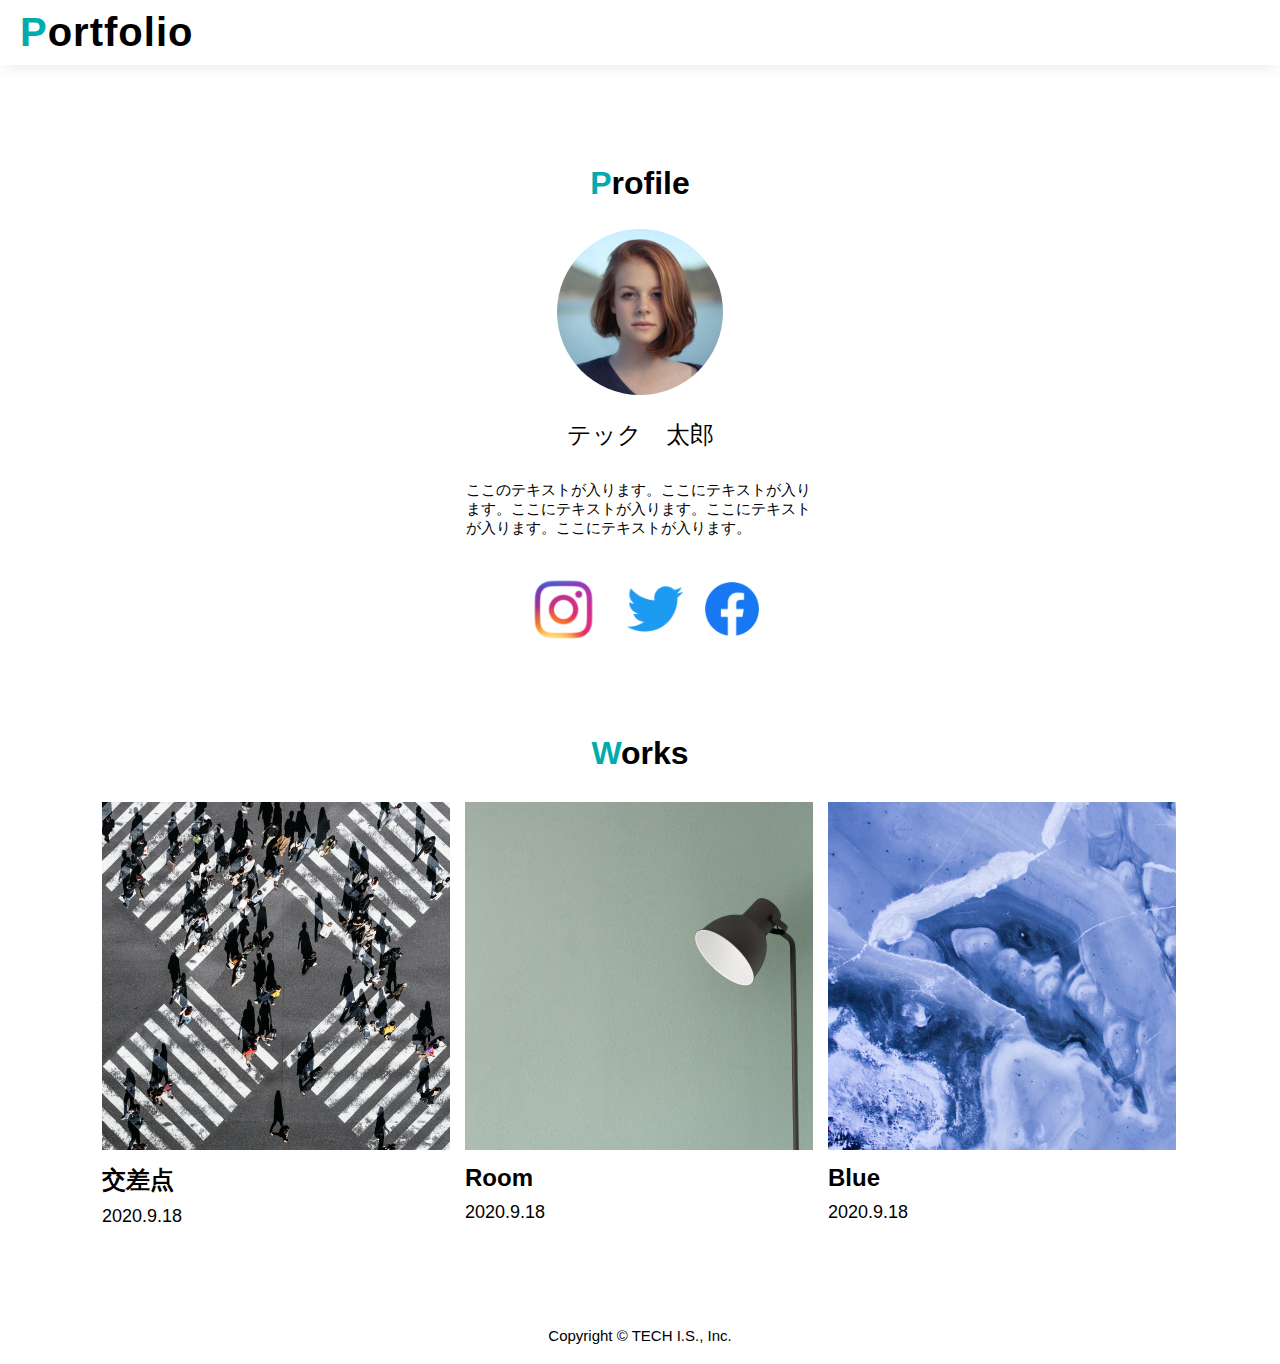
<file: lv_1_HP/index.html>
<!DOCTYPE html>
<html lang="ja">
<head>
    <meta charset="UTF-8" />
    <!-- レスポンシブ設定 -->
    <meta name="viewport" content="width=device-width, initial-scale=1.0" />
    <!-- このサイトは何か 説明する場所 -->
    <meta name="description" content="テック太郎の自己紹介">
    <!-- タイトルの設定 emmet -->
    <title>PORTFOLIO</title>
    <!-- スタイルシート -->
    <link href="style.css" rel="stylesheet" />
</head>
<body>
    <!--
     / headerタグの作成
     ・ロゴの設定をします
     ・h1タグとaタグとimgタグを使っていきます
    -->
    <header>
        
        <!--
         クラス名は分かりやすく、この箱はどういう箱なのか明確にする
         h1 class="ポーちゃん"と名付けてもどんな箱なのか分からないので、NGです。
        -->
        <h1 class="block-header">
            <a href="./index.html"><span class="color-green">P</span>ortfolio</a>
        </h1>
    </header>

    <!--
     / mainタグの作成
     ・profile用とwork用の箱を作成する
     ・divタグを使っていきます
    -->
    <div class="block-main">
        <!--
         / profile箱
         ・クラス名はわかりやすいように！※pu-chanとか付けないように！
        -->
        <div class="box-profile">
            <h2 class="sub-titile"><span class="color-green">P</span>rofile</h2>
            <div class="item-list">
                <img src="./img/profile.png" alt="プロフィール画像">
                <b>テック　太郎</b>
                <p>ここのテキストが入ります。ここにテキストが入ります。ここにテキストが入ります。ここにテキストが入ります。ここにテキストが入ります。</p>
            </div>
            <ul class="icon-list">
                <li>
                    <a href="#">
                        <img src="./img/insta.png" alt="インスタグラムアイコン">
                    </a>
                </li>
                <li>
                    <a href="#">
                        <img src="./img/twitter.png" alt="ツイッターアイコン">
                    </a>
                </li>
                <li>
                    <a href="#">
                        <img src="./img/facebook.png" alt="フェイスブックアイコン">
                    </a>
                </li>
            </ul>
        </div>

        <!--
         / work箱
         ・クラス名はわかりやすいように！※wa-chanとか付けないように！
        -->
        <div class="box-works">
            <h2 class="sub-titile"><span class="color-green">W</span>orks</h2>
            <ul class="works-list">
                <li>
                    <img src="./img/work_1.jpg" alt="">
                    <h3>交差点</h3>
                    <span>2020.9.18</span>
                </li>
                <li>
                    <img src="./img/work_2.jpg" alt="">
                    <h3>Room</h3>
                    <span>2020.9.18</span>
                </li>
                <li>
                    <img src="./img/work_3.jpg" alt="">
                    <h3>Blue</h3>
                    <span>2020.9.18</span>
                </li>
            </ul>
        </div>

    </div>
    <!--
     / footerタグの作成
     ・copyrightの設定
     ・pタグを使います
    -->
    <footer class="block-footer">
        <p>Copyright © TECH I.S., Inc.</p>
    </footer>
</body>
</html>
</file>
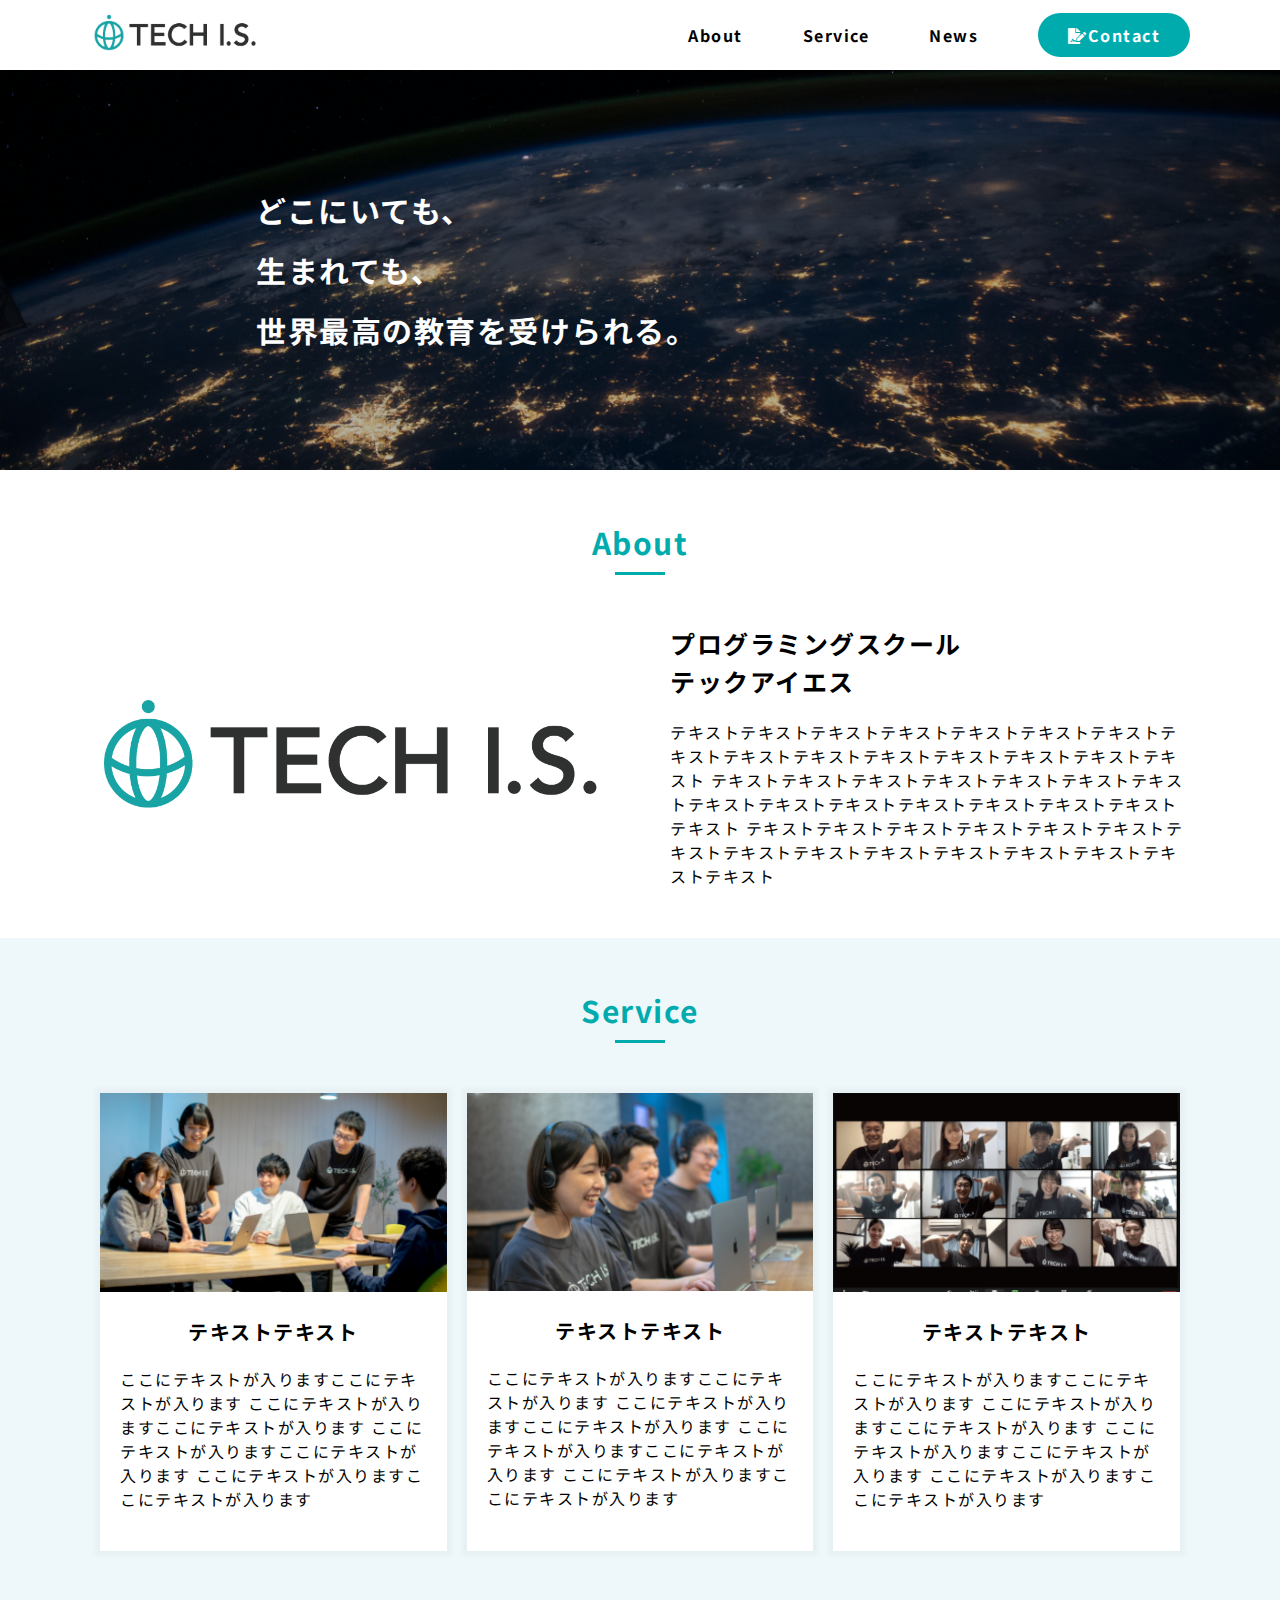
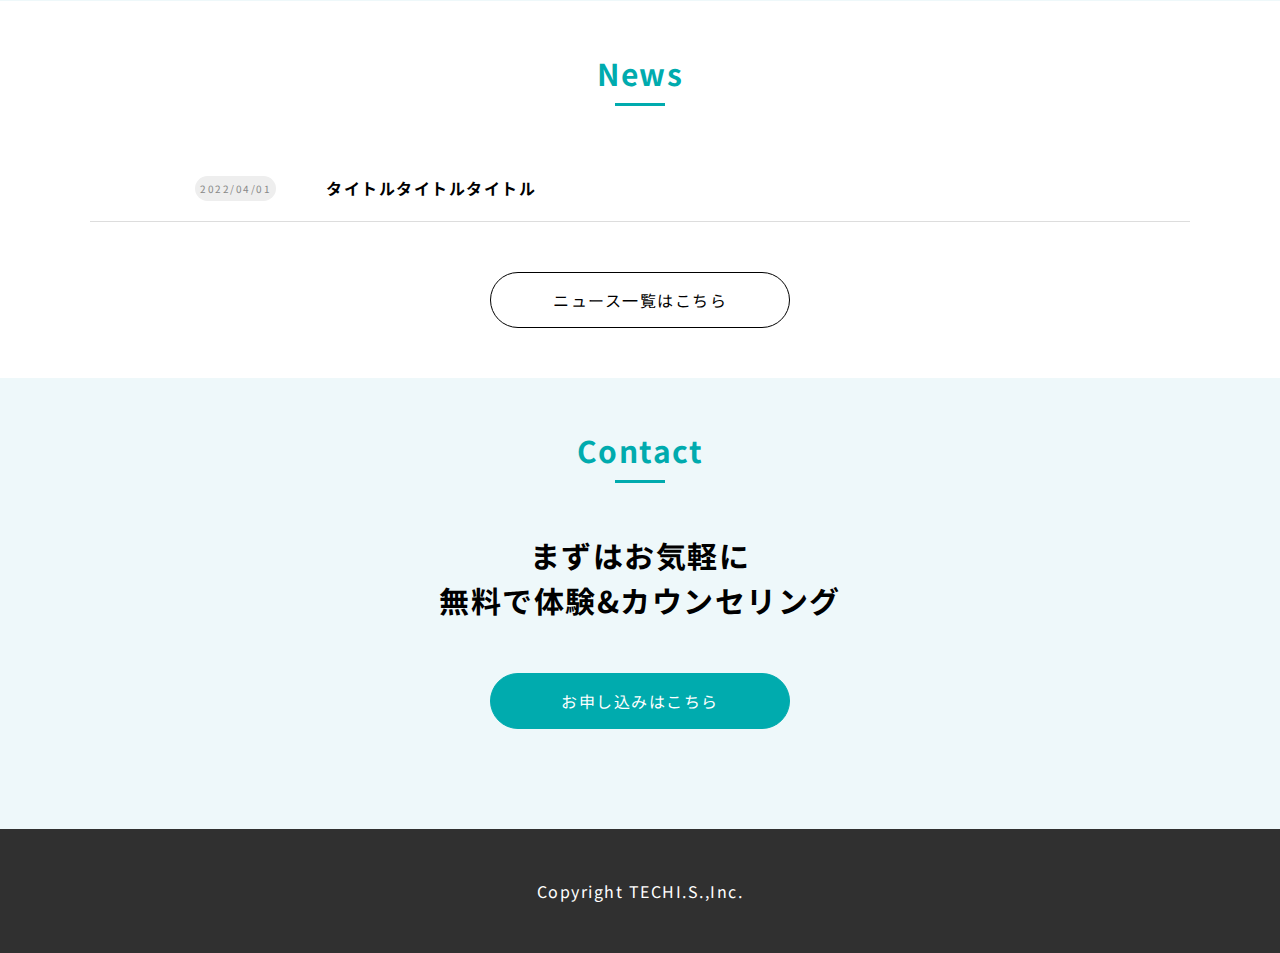
<file: lv_3_HP/index.html>
<!DOCTYPE html>
<html lang="ja">
<head>
    <meta charset="UTF-8">
    <meta http-equiv="X-UA-Compatible" content="IE=edge">
    <meta name="viewport" content="width=device-width, initial-scale=1.0">
    <link rel="stylesheet" href="reset.css">
    <link rel="stylesheet" href="style.css">
    <link rel="stylesheet" href="https://use.fontawesome.com/releases/v5.15.1/css/all.css">
    <title>プログラミングスクール テックアイエス</title>
</head>
<body>
    <header class="header">
        <h1 class="logo">
            <a href="#">
                <img src="img/logo.png" alt="ロゴ画像">
            </a>
        </h1>
        <ul class="menu-pc">
            <li><a href="#">About</a></li>
            <li><a href="#">Service</a></li>
            <li><a href="#">News</a></li>
            <!-- リンク先追加 -->
            <li><a href="contact.html"><i class="fas fa-file-signature"></i>Contact</a></li>
        </ul>
        
        <!-- 追加 -->
        <div id="btn" class="hamburger__btn">
            <i class="fas fa-bars"></i>
        </div>
        <ul id="menu" class="menu-sp"><!-- add-menu-sp 追加 -->
            <li><a href="#">About</a></li>
            <li><a href="#">Service</a></li>
            <li><a href="#">News</a></li>
            <li><a href="contact.html"><i class="fas fa-file-signature"></i>Contact</a></li>
        </ul>
        <div id="modal" class="modal-sp"></div><!-- add-modal-sp 追加 -->
        <!-- 追加 -->
    </header>
<main>
    <section class="front-fv">
       <img src="img/top1.png" alt="ファーストビュー">
       <h2>
           どこにいても、<br>生まれても、<br>世界最高の教育を受けられる。
       </h2>
   </section>
   
   <section class="front-about">
        <h2 class="front-common__title">About</h2>
        <ul class="front-about__list">
            <li class="front-about__item">
                <img src="img/logo.png" alt="ロゴ画像">
            </li>
            <li class="front-about__item">
                <h3>プログラミングスクール<br>テックアイエス</h3>
                <p>テキストテキストテキストテキストテキストテキストテキストテキストテキストテキストテキストテキストテキストテキストテキスト テキストテキストテキストテキストテキストテキストテキストテキストテキストテキストテキストテキストテキストテキストテキスト テキストテキストテキストテキストテキストテキストテキストテキストテキストテキストテキストテキストテキストテキストテキスト</p>
            </li>
        </ul>
    </section>

    <section class="front-service">
        <div class="front-service__inner">
            <h2 class="front-common__title">Service</h2>
            <ul class="front-service__list">
                <li class="front-service__item">
                    <img src="img/service1.png" alt="サービス1">
                    <h3>テキストテキスト</h3>
                    <p>ここにテキストが入りますここにテキストが入ります ここにテキストが入りますここにテキストが入ります ここにテキストが入りますここにテキストが入ります ここにテキストが入りますここにテキストが入ります</p>
                </li>
                <li class="front-service__item">
                    <img src="img/service2.png" alt="サービス2">
                    <h3>テキストテキスト</h3>
                    <p>ここにテキストが入りますここにテキストが入ります ここにテキストが入りますここにテキストが入ります ここにテキストが入りますここにテキストが入ります ここにテキストが入りますここにテキストが入ります</p>
                </li>
                <li class="front-service__item">
                    <img src="img/service3.png" alt="サービス3">
                    <h3>テキストテキスト</h3>
                    <p>ここにテキストが入りますここにテキストが入ります ここにテキストが入りますここにテキストが入ります ここにテキストが入りますここにテキストが入ります ここにテキストが入りますここにテキストが入ります</p>
                </li>
            </ul>
        </div>
    </section>
    <!-- Service -->
    <!-- News -->
    <section class="front-news">
    <h2 class="front-common__title">News</h2>
            <article class="front-news__wrap">
                <a href="#">
                    <time datetime="2022-04-01">2022/04/01</time>
                    <h3>タイトルタイトルタイトル</h3>
                </a>
            </article>
    <div class="front-common__btn">
        <a href="archive.html">ニュース一覧はこちら</a>
    </div>
</section>
    <!-- News -->

    <!-- Contact -->
    <section class="front-contact">
        <div class="front-contact__inner">
            <h2 class="front-common__title">Contact</h2>
            <p class="front-contact__text">まずはお気軽に<br>無料で体験&カウンセリング</p>
            <div class="front-common__btn btn--turquoise">
                <a href="contact.html">お申し込みはこちら</a>
            </div>
        </div>
    </section>
    <!-- Contact -->
</main>
<footer class="footer">
    <p><small>Copyright TECHI.S.,Inc.</small></p>
</footer>
<script src="hamburger.js"></script>
</body>
</html>
</file>
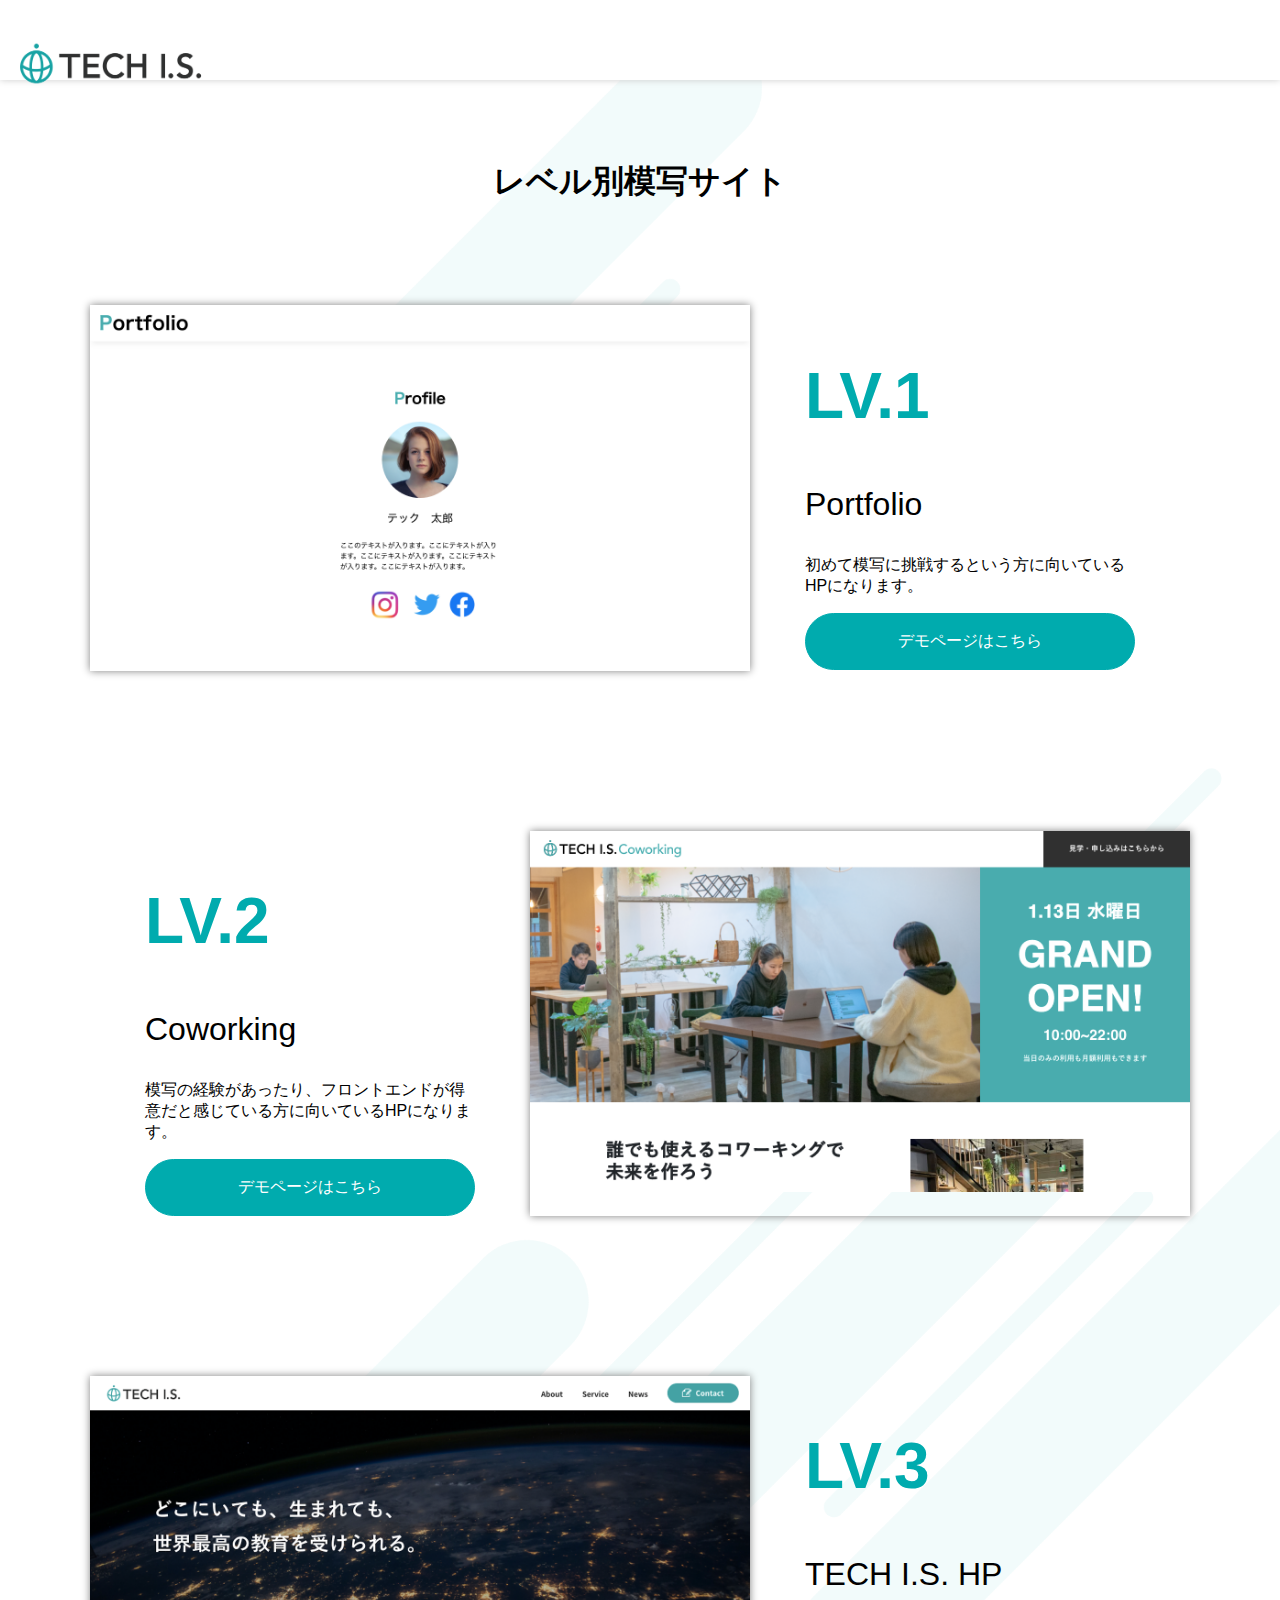
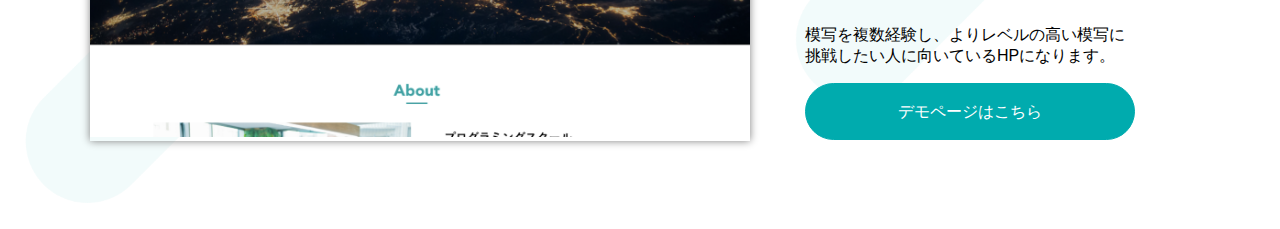
<file: rename.html>
<!DOCTYPE html>
<html lang="en">
<head>
    <meta charset="UTF-8">
    <meta name="viewport" content="width=device-width, initial-scale=1.0">
    <!-- ORG CSS -->
    <link rel="stylesheet" href="style.css">
    <!-- Bootstarap -->
    <link href="https://cdn.jsdelivr.net/npm/bootstrap@5.0.0-beta1/dist/css/bootstrap.min.css" rel="stylesheet" integrity="sha384-giJF6kkoqNQ00vy+HMDP7azOuL0xtbfIcaT9wjKHr8RbDVddVHyTfAAsrekwKmP1" crossorigin="anonymous">
    <!-- font-family -->
    <link rel="preconnect" href="https://fonts.gstatic.com">
    <link href="https://fonts.googleapis.com/css2?family=Sawarabi+Gothic&display=swap" rel="stylesheet">

    <title>模写一覧</title>
</head>
<body>
    <header class="header">
        <h1 class="logo">
            <img src="img/logo.png" alt="テックアイエスロゴ">
        </h1>
    </header>
    <div class="main-wrapper">
        <div class="title-wrapper">
            <h1>レベル別模写サイト</h1>
        </div>
        <div class="content-wrapper">
            <div class="hp-item">
                <div class="hp-img">
                    <a href="lv_1_HP/index.html" target="_blank" rel="noopener">
                        <img src="img/lv1.png" alt="lv1_HP">
                    </a>
                </div>
                <div class="hp-sentence">
                    <h2 class="hp-lv">LV.1</h2>
                    <p class="hp-txt-b">Portfolio</p>
                    <p class="hp-txt">初めて模写に挑戦するという方に向いているHPになります。</p>
                    <a href="lv_1_HP/index.html">
                        <div class="button">
                            <p>デモページはこちら</p>
                        </div>
                    </a>
                </div>
                
            </div>

            <div class="hp-item">
                <div class="hp-sentence">
                    <h2 class="hp-lv">LV.2</h2>
                    <p class="hp-txt-b">Coworking</p>
                    <p class="hp-txt">模写の経験があったり、フロントエンドが得意だと感じている方に向いているHPになります。</p>
                    <a href="https://techis.jp/lp-coworking/coworking.html">
                        <div class="button">
                            <p>デモページはこちら</p>
                        </div>
                    </a>
                </div>
                <div class="hp-img">
                    <a href="https://techis.jp/lp-coworking/coworking.html" target="_blank">
                        <img src="img/lv2.png" alt="lv2_HP">
                    </a>
                </div>
            </div>

            <div class="hp-item">
                <div class="hp-img">
                    <a href="lv_3_HP/index.html">
                        <img src="img/lv3.png" alt="lv2_HP">
                    </a>
                </div>
                <div class="hp-sentence">
                    <h2 class="hp-lv">LV.3</h2>
                    <p class="hp-txt-b">TECH I.S. HP</p>
                    <p class="hp-txt">模写を複数経験し、よりレベルの高い模写に挑戦したい人に向いているHPになります。</p>
                    <a href="lv_3_HP/index.html">
                        <div class="button">
                            <p>デモページはこちら</p>
                        </div>
                    </a>
                </div>
            </div>
        </div>
    </div>

</body>
</html>
</file>
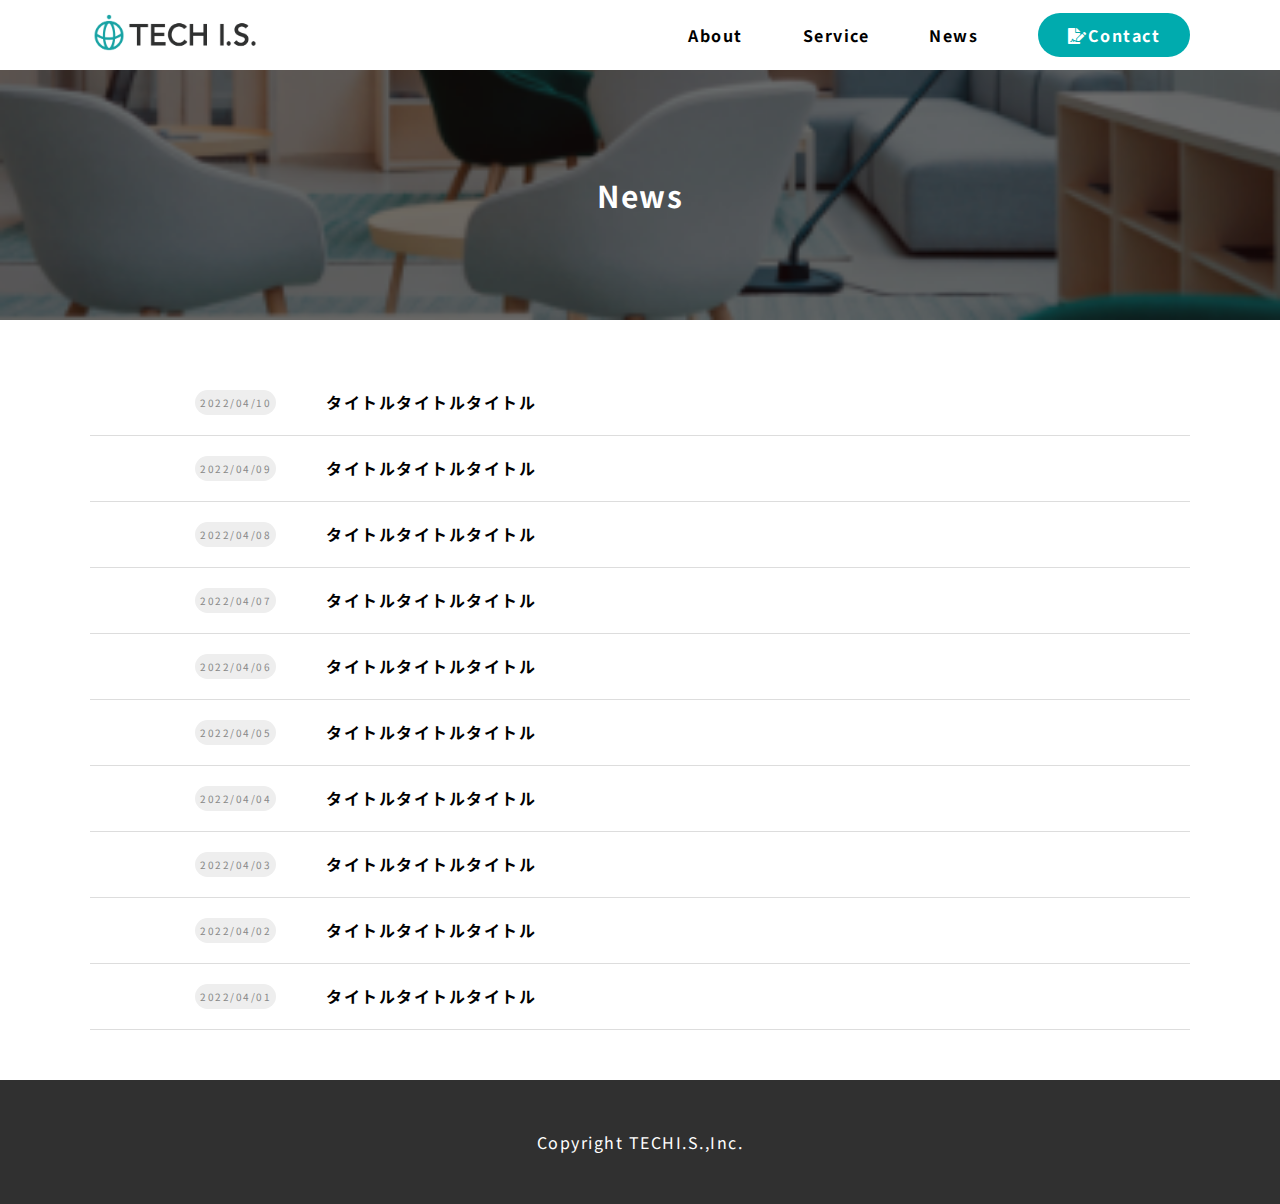
<file: lv_3_HP/archive.html>
<!DOCTYPE html>
<html lang="ja">
<head>
    <meta charset="UTF-8">
    <meta http-equiv="X-UA-Compatible" content="IE=edge">
    <meta name="viewport" content="width=device-width, initial-scale=1.0">
    <link rel="stylesheet" href="reset.css">
    <link rel="stylesheet" href="style.css">
    <link rel="stylesheet" href="https://use.fontawesome.com/releases/v5.15.1/css/all.css">
    <title>プログラミングスクール テックアイエス</title>
</head>
<body>
    <header class="header">
        <h1 class="logo">
            <a href="#">
                <img src="img/logo.png" alt="ロゴ画像">
            </a>
        </h1>
        <ul class="menu-pc">
            <li><a href="#">About</a></li>
            <li><a href="#">Service</a></li>
            <li><a href="#">News</a></li>
            <!-- リンク先追加 -->
            <li><a href="contact.html"><i class="fas fa-file-signature"></i>Contact</a></li>
        </ul>
        
        <!-- 追加 -->
        <div id="btn" class="hamburger__btn">
            <i class="fas fa-bars"></i>
        </div>
        <ul id="menu" class="menu-sp"><!-- add-menu-sp 追加 -->
            <li><a href="#">About</a></li>
            <li><a href="#">Service</a></li>
            <li><a href="#">News</a></li>
            <li><a href="contact.html"><i class="fas fa-file-signature"></i>Contact</a></li>
        </ul>
        <div id="modal" class="modal-sp"></div><!-- add-modal-sp 追加 -->
        <!-- 追加 -->
    </header>
    <main>
        <div class="page-parts__header">
            <!-- 画像 -->
            <img width="375" height="207" src="img/page.png" class="attachment-full size-full wp-post-image" alt="" />        <!-- タイトル -->
            <div class="page-parts__header-title">
                <h2>News</h2>
            </div>
        </div>
        <section class="archive-news">
            <article class="archive-news__wrap">
                <a href="#">
                <time datetime="2022-04-01">2022/04/10</time>
                <h3>タイトルタイトルタイトル</h3>
                </a>
                <a href="#">
                <time datetime="2022-04-01">2022/04/09</time>
                <h3>タイトルタイトルタイトル</h3>
                </a>
                <a href="#">
                <time datetime="2022-04-01">2022/04/08</time>
                <h3>タイトルタイトルタイトル</h3>
                </a>
                <a href="#">
                <time datetime="2022-04-01">2022/04/07</time>
                <h3>タイトルタイトルタイトル</h3>
                </a>
                <a href="#">
                <time datetime="2022-04-01">2022/04/06</time>
                <h3>タイトルタイトルタイトル</h3>
                </a>
                <a href="#">
                <time datetime="2022-04-01">2022/04/05</time>
                <h3>タイトルタイトルタイトル</h3>
                </a>
                <a href="#">
                <time datetime="2022-04-01">2022/04/04</time>
                <h3>タイトルタイトルタイトル</h3>
                </a>
                <a href="#">
                <time datetime="2022-04-01">2022/04/03</time>
                <h3>タイトルタイトルタイトル</h3>
                </a>
                <a href="#">
                <time datetime="2022-04-01">2022/04/02</time>
                <h3>タイトルタイトルタイトル</h3>
                </a>
                <a href="#">
                <time datetime="2022-04-01">2022/04/01</time>
                <h3>タイトルタイトルタイトル</h3>
                </a>
            </article>
        </section>
    </main>
    <footer class="footer">
        <p><small>Copyright TECHI.S.,Inc.</small></p>
    </footer>
    <script src="hamburger.js"></script>
</body>
</html>
</file>
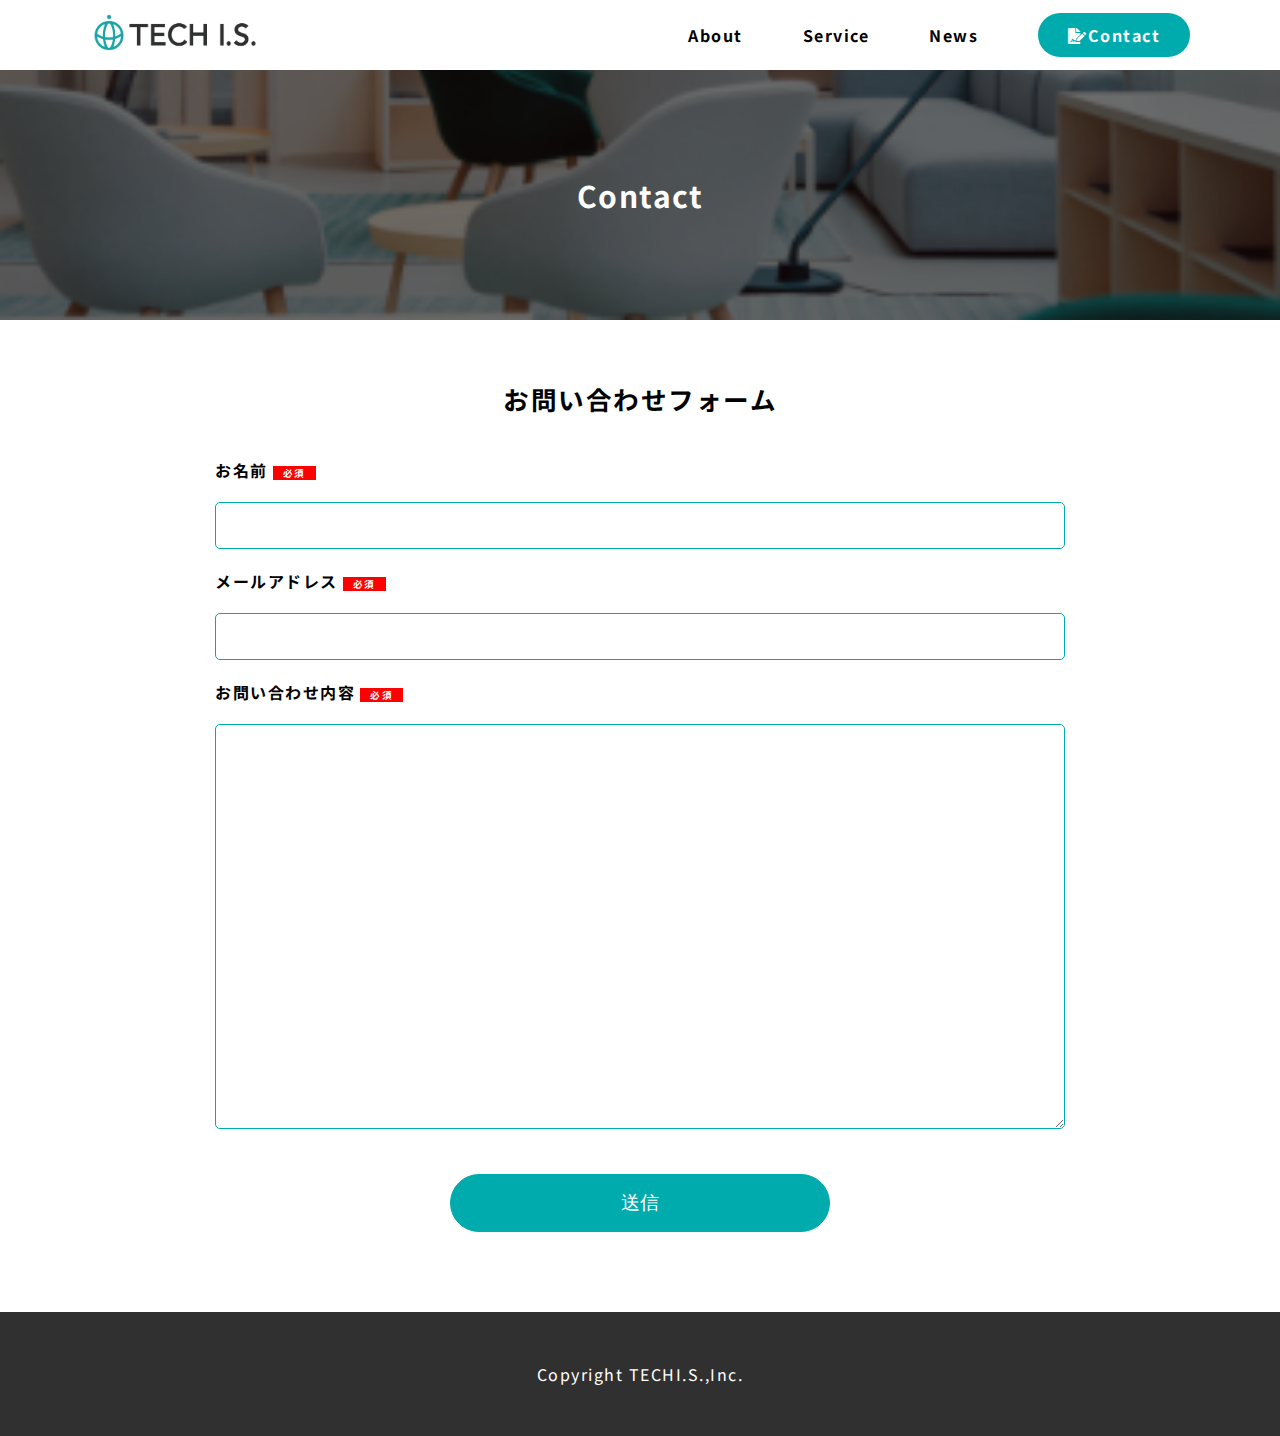
<file: lv_3_HP/contact.html>
<!DOCTYPE html>
<html lang="ja">
<head>
    <meta charset="UTF-8">
    <meta http-equiv="X-UA-Compatible" content="IE=edge">
    <meta name="viewport" content="width=device-width, initial-scale=1.0">
    <link rel="stylesheet" href="reset.css">
    <link rel="stylesheet" href="style.css">
    <link rel="stylesheet" href="https://use.fontawesome.com/releases/v5.15.1/css/all.css">
    <title>プログラミングスクール テックアイエス</title>
</head>
<body>
    <header class="header">
        <h1 class="logo">
            <a href="index.html">
                <img src="img/logo.png" alt="ロゴ画像">
            </a>
        </h1>
        <ul class="menu-pc">
            <li><a href="#">About</a></li>
            <li><a href="#">Service</a></li>
            <li><a href="#">News</a></li>
            <!-- リンク先追加 -->
            <li><a href="contact.html"><i class="fas fa-file-signature"></i>Contact</a></li>
        </ul>
        
        <!-- 追加 -->
        <div id="btn" class="hamburger__btn">
            <i class="fas fa-bars"></i>
        </div>
        <ul id="menu" class="menu-sp"><!-- add-menu-sp 追加 -->
            <li><a href="#">About</a></li>
            <li><a href="#">Service</a></li>
            <li><a href="#">News</a></li>
            <li><a href="contact.html"><i class="fas fa-file-signature"></i>Contact</a></li>
        </ul>
        <div id="modal" class="modal-sp"></div><!-- add-modal-sp 追加 -->
        <!-- 追加 -->
    </header>        <!-- 記事ヘッダー -->
    <div class="page-parts__header">
        <!-- 画像 -->
        <img width="375" height="207" src="img/page.png" class="attachment-full size-full wp-post-image" alt="" />        <!-- タイトル -->
        <div class="page-parts__header-title">
            <h2>Contact</h2>
        </div>
    </div>

    <!-- 本文 -->
    <article class="page-parts__article">
        
<div class="wp-block-contact-form-7-contact-form-selector"><div role="form" class="wpcf7" id="wpcf7-f21-p22-o1" lang="ja" dir="ltr">
<div class="screen-reader-response"><p role="status" aria-live="polite" aria-atomic="true"></p> <ul></ul></div>
<form action="/techis_wordpress/contact/#wpcf7-f21-p22-o1" method="post" class="wpcf7-form init" novalidate="novalidate" data-status="init">
<div style="display: none;">
<input type="hidden" name="_wpcf7" value="21" />
<input type="hidden" name="_wpcf7_version" value="5.5.6" />
<input type="hidden" name="_wpcf7_locale" value="ja" />
<input type="hidden" name="_wpcf7_unit_tag" value="wpcf7-f21-p22-o1" />
<input type="hidden" name="_wpcf7_container_post" value="22" />
<input type="hidden" name="_wpcf7_posted_data_hash" value="" />
</div>
<div class="ContactForm7-contact">
<div class="ContactForm7-contact__title">
        お問い合わせフォーム
    </div>
<div class="ContactForm7-contact__label">
        お名前<span>必須</span>
    </div>
<p>    <span class="wpcf7-form-control-wrap your-name"><input type="text" name="your-name" value="" size="40" class="wpcf7-form-control wpcf7-text wpcf7-validates-as-required" aria-required="true" aria-invalid="false" /></span></p>
<div class="ContactForm7-contact__label">
        メールアドレス<span>必須</span>
        </div>
<p>    <span class="wpcf7-form-control-wrap your-email"><input type="email" name="your-email" value="" size="40" class="wpcf7-form-control wpcf7-text wpcf7-email wpcf7-validates-as-required wpcf7-validates-as-email" aria-required="true" aria-invalid="false" /></span></p>
<div class="ContactForm7-contact__label">
        お問い合わせ内容<span>必須</span>
    </div>
<p>    <span class="wpcf7-form-control-wrap your-message"><textarea name="your-message" cols="40" rows="10" class="wpcf7-form-control wpcf7-textarea wpcf7-validates-as-required" aria-required="true" aria-invalid="false"></textarea></span></p>
<div class="ContactForm7-contact__submit"><input type="submit" value="送信" class="wpcf7-form-control has-spinner wpcf7-submit" /></div>
</div>
<div class="wpcf7-response-output" aria-hidden="true"></div></form></div></div>



    </article>
        
    <footer class="footer">
        <p><small>Copyright TECHI.S.,Inc.</small></p>
    </footer>
    <script src="hamburger.js"></script>
</body>

</html>
</file>
<file: lv_1_HP/style.css>
@charset "UTF-8";
/*
 * 画面のスタイルシート
 */

body {
  font-family: "Noto Sans JP", sans-serif;
  margin: 0;
  min-width: 1076px;
}
.color-green { color: #00ABAE; }
.sub-titile {
  font-size: 32px;
}

/*
 * [header]のスタイルシート
 */
.block-header {
  margin: 10px 0px;
  padding: 0 20px 10px;
  box-shadow: 0px 10px 10px -5px rgba(204,204,204,0.3);
}
.block-header a {
  font-size: 40px;
  color: #000;
  text-decoration: none;
  letter-spacing: 1px;
}
.block-header span {
  color: #00ABAE;
}

/*
 * [main]のスタイルシート
 */
.block-main {
  text-align: center;
  margin: 100px 0;
}

/*
 * [profile]のスタイルシート
 */
.item-list {
  width: 100%;
  max-width: 348px;
  margin: 0 auto;
}
.item-list b {
  display: block;
  font-size: 24px;
  font-weight: normal;
  margin: 20px 0 30px;
}
.item-list p {
  font-size: 15px;
  line-height: normal;
  text-align: left;
}

.icon-list {
  list-style: none;
  width: 100%;
  max-width: 247px;
  margin: 30px auto;
  padding: 0;
  display: -webkit-flex;
  display: flex;
  -webkit-justify-content: center;
  justify-content: center;
  -webkit-align-items: center;
}
.icon-list li {
  margin-right: 22px;
}
.icon-list li:last-child {
  margin-right: 0;
}

/*
 * [works]のスタイルシート
 */
.box-works {
  margin: 80px 0 0;
}
.works-list {
  list-style: none;
  width: 100%;
  max-width: 1076px;
  margin: 30px auto;
  padding: 0;
  text-align: left;
  overflow: hidden;
}
.works-list li {
  display: block;
  float: left;
  width: 100%;
  max-width: 348px;
  margin-right: 15px;
}
.works-list li:last-child {
  margin-right: 0;
}
.works-list li img {
  width: 100%;
}
.works-list li h3 {
  font-size: 24px;
  margin: 10px 0;
}
.works-list li span {
  font-size: 18px;
}


/*
 * [footer]のスタイルシート
 */
.block-footer p {
  clear: both;
  text-align: center;
  font-size: 15px;
  margin: 50px 0 20px;
}



/*
 * スマホ用スタイルシート
 */
@media screen and (max-width: 767px) {
  body {
    min-width: 100%;
  }
  .sub-titile {
    font-size: 24px;
  }

  /*
   * [header]のスタイルシート
   */
  .block-header {
    padding: 0 10px 10px;
    box-shadow: 0px 8px 8px -5px rgba(204,204,204,0.3);
  }
  .block-header a {
    font-size: 31px;
  }

  /*
   * [main]のスタイルシート
   */
  .block-main {
    text-align: center;
    margin: 50px 0;
  }

  /*
 * [profile]のスタイルシート
 */
  .box-profile {
    padding: 0 10px;
  }
  .item-list {
    max-width: 100%;
  }
  .item-list b {
    font-size: 18px;
  }
  .icon-list {
    max-width: 100%;
  }
  .icon-list li {
    margin-right: 25px;
  }

  /*
   * [works]のスタイルシート
   */
  .box-works {
    margin: 60px 0 0;
    padding: 0 10px;
  }
  .works-list {
    max-width: 100%;
  }
  .works-list li {
    float: none;
    max-width: 100%;
    margin-right: 0;
    margin-bottom: 30px;
  }
  .works-list li h3 {
    font-size: 20px;
    margin: 5px 0;
  }
  .works-list li span {
    font-size: 14px;
  }

}
</file>
<file: lv_3_HP/style.css>
/* フォントの設定 */
@import url('https://fonts.googleapis.com/css2?family=Noto+Sans+JP&display=swap');
html, body {
    font-size: 16px;
    font-family: 'Noto Sans JP', sans-serif;
}

/* header */
.header{
    display: flex;
    align-items: center;
    justify-content: space-between;
    max-width: 1100px;
    height: 70px;
    margin: auto;
 }
 
 .logo img{
    width: 170px;
    height: auto;
 }

 .menu-pc{
    display: flex;
    align-items: center;
 }
  
 .menu-pc li{margin: 0 30px;}

 .menu-pc a{font-weight: bold;}

 .menu-pc li:last-child{margin-right: 0;}

 .menu-pc li:last-child a{
    display: block;
    color: #fff;
    background: #00abae;
    padding: 10px 30px;
    border-radius: 50px;
 }

 .hamburger__btn{display: none;}
 .menu-sp{display: none;}
 .modal-sp{display: none;}

 /* footer */
.footer{
    padding: 50px 0;
    background: #303030ff;

}
.footer p{
    color: #fff;
    text-align: center;
}
 
/* fv */
.front-fv{
    position: relative;
    height: 400px;
 }
 .front-fv h2{
    position: absolute;
    top: 50%;
    transform: translateY(-50%) ;
    left: 20%;
    color: #fff;
    font-size: 30px;
    font-weight: bold;
    line-height: 2;
 }

/* common */
.front-common__title{
    position: relative;
    font-size: 30px;
    font-weight: bold;
    color: #00abae;
    text-align: center;
    margin-bottom: 50px;
    padding-bottom: 10px;
}

.front-common__title::after{
    position: absolute;
    bottom: 0px;
    left: 50%;
    transform: translateX(-50%) ;
    width: 50px;
    height: 3px;
    background: #00abae;
    content: "";
}

.front-common__btn a{
    display: block;
    text-align: center;
    margin: 50px auto;
    padding: 15px;
    border: solid 0.5px;
    border-radius: 50px;
    width: 300px;
}

.btn--turquoise a{
    color: #fff;
    border: solid 0.5px #00abae;
    background: #00abae;
}

/* about */
.front-about{
    max-width: 1100px;
    margin: 50px auto;
 }
  
 .front-about__list{
    display: flex;
    align-items: center;
    justify-content: center;
 }
  
 .front-about__item{width: 50%;}
  
 .front-about__item h3{   
    font-size: 25px;
    font-weight: bold;
 }
  
 .front-about__item p{margin-top: 20px;}
 .front-about__item:first-child{margin-right: 30px;}
 .front-about__item:last-child{margin-left: 30px;}

 /* service */
.front-service{
    padding: 50px 0;
    background: #eef8fa;
}

.front-service__inner{
    max-width: 1100px;
    margin: auto;
}

.front-service__list{display: flex;}
.front-service__item{
    width: 33.333%;
    margin: 0 10px;
    background: #fff;
    box-shadow: 0 0 5px 5px rgb(0 0 0 / 3%);
}
.front-service__item img{
    width: 100%;
    height: auto;
}
.front-service__item h3{
    margin: 20px;
    text-align: center;
    font-size: 20px;
    font-weight: bold;
}
.front-service__item p{padding: 0 20px 40px;}

/* news */
.front-news{
    max-width: 1100px;
    margin: 50px auto;
}
.front-news__wrap a{
    display: flex;
    padding: 20px 5%;
    border-bottom: solid 1px #ddd;
}
.front-news__wrap a time{
    font-size: 10px;
    color: #888;
    background-color: #eee;
    margin: 0 50px;
    padding: 5px;
    border-radius: 50px;
}
.front-news__wrap h3{
    font-weight: bold;
}

/* contact */
.front-contact{
    background: #eef8fa;  
    padding: 50px 0;
}

.front-contact__inner{
    text-align: center;
    max-width: 1100px;
    margin: auto;
}

.front-contact p{
    font-size: 30px;
    font-weight: bold;
}

/* 固定ページ */
.page-parts__header {
    height: 250px;
    position: relative;
}
.page-parts__header img {
    position: absolute;
    top: 0;
    left: 0;
    width: 100%;
    height: 100%;
    object-fit: cover;
    object-position: center bottom;
}
.page-parts__header-title {
    position: absolute;
    top: 50%;
    left: 50%;
    transform: translateY(-50%) translateX(-50%);
    color: #fff;
    font-size: 30px;
    font-weight: bold;
}

/* ContactForm7 */

.ContactForm7-contact {
    margin: 60px auto;
    max-width: 850px;
}
.ContactForm7-contact__title {
    text-align: center;
    font-size: 1.6rem;
    font-weight: bold;
    margin-bottom: 40px;
}
.ContactForm7-contact__label {
    font-weight: bold;
}
.ContactForm7-contact__label span {
    font-weight: bold;
    color: #fff;
    background-color: #f00;
    padding: 0 10px;
    margin: 0 5px;
    font-size: 0.6rem;
}
.ContactForm7-contact input, .ContactForm7-contact textarea {
    width: 100%;
    border: none;
    border: solid 1px #00abae;
    border-radius: 5px;
    padding: 15px;
    margin: 20px auto;
}
.ContactForm7-contact textarea {
    height: 45vh;
}
.ContactForm7-contact__submit {
    text-align: center;
    max-width: 380px;
    margin: 0 auto;
}
.ContactForm7-contact input[type="submit"] {
    color: #fff;
    background-color: #00abae;
    border-radius: 50px;
    font-size: 1.2rem;
}

/* 送信時のメッセージ エラー文 / 送信完了文 */
.wpcf7-not-valid-tip{
    display: block;
    margin-bottom: 20px;
    color: #f00;
}
.wpcf7-response-output{
    margin: 60px auto;
    max-width: 850px;
}
.screen-reader-response{display: none;}

/* 記事一覧 */
/* news */
.archive__title {
    text-align: center;
    font-size: 1.6rem;
    font-weight: bold;
    margin-bottom: 40px;
  }
  
  .archive-news {
    max-width: 1100px;
    margin: 50px auto;
  }
  
  .archive-news__wrap a {
    display: flex;
    padding: 20px 5%;
    border-bottom: solid 1px #ddd;
  }
  
  .archive-news__wrap a time {
    font-size: 10px;
    color: #888;
    background-color: #eee;
    margin: 0 50px;
    padding: 5px;
    border-radius: 50px;
  }
  
  .archive-news__wrap h3 {
    font-weight: bold;
  }

/* mobile */
@media screen and (max-width: 768px) {
    /* header */
    .header{margin: 0 30px;}
    .menu-pc{display: none;}
    .hamburger__btn{display: block;}
    .hamburger__btn i{color: #00abae;}

    .add-menu-sp{
        position: fixed;
        top: 0;
        right: 0;
        background-color: #ffffffdd;
        display: block;
        width: 70%;
        height: 100vh;
        padding: 20px 0;
        z-index: 2;
    }

    .add-menu-sp li{
        font-weight: bold;
        margin: 50px auto;
        text-align: center;
    }

    .add-menu-sp li:last-child a{
        display: block;
        color: #fff;
        background: #00abae;
        width: fit-content;
        margin: auto;
        padding: 10px 60px;
        border-radius: 50px;
    }

    .add-modal-sp{
        position: fixed;
        top: 0;
        left: 0;
        width: 100%;
        height: 100vh;
        display: block;
        background-color: #000000aa;
        z-index: 1;
    }

    /* fv */
    .front-fv{height: 60vh;}
    .front-fv h2{
        left: 15px;
        font-size: 22px;
        line-height: 4;        
    }
    /* about */
    .front-about{margin: 50px 15px;}
    .front-about__list{display: block;}
    .front-about__item{
        width: 100%;
        margin: 0;
    }
    .front-about__item:first-child,
    .front-about__item:last-child{margin: 0;}
    .front-about__item:last-child{margin-top: 50px;}

    /* service */
    .front-service__inner{margin: 0 15px;}
    .front-service__list{display: block;}
    .front-service__item{
        width: 100%;
        margin: 0 0 50px 0;
    }
    
    /* news */
    .front-news__wrap a{
        display: block;
        padding: 20px 15px;
    }
    .front-news__wrap a time{
        display: block;
        width: fit-content;
        margin: 20px 0;
    }

    /* ContactForm7  */
    .ContactForm7-contact {
        margin: 15px;
    }

     /* header */
     .header {
        margin: 0 30px;
      }
    
      .menu-pc {
        display: none;
      }
    
      .hamburger__btn {
        display: block;
      }
    
      .hamburger__btn i {
        color: #00abae;
      }
    
      .add-menu-sp {
        position: fixed;
        top: 0;
        right: 0;
        background-color: #ffffffdd;
        display: block;
        width: 70%;
        height: 100vh;
        padding: 20px 0;
        z-index: 2;
      }
    
      .add-menu-sp li {
        font-weight: bold;
        margin: 50px auto;
        text-align: center;
      }
    
      .add-menu-sp li:last-child a {
        display: block;
        color: #fff;
        background: #00abae;
        width: fit-content;
        margin: auto;
        padding: 10px 60px;
        border-radius: 50px;
      }
    
      .add-modal-sp {
        position: fixed;
        top: 0;
        left: 0;
        width: 100%;
        height: 100vh;
        display: block;
        background-color: #000000aa;
        z-index: 1;
      }
    
      /* news */
      .archive-news__wrap a {
        display: block;
        padding: 20px 15px;
      }
    
      .archive-news__wrap a time {
        display: block;
        width: fit-content;
        margin: 20px 0;
      }
    
}
</file>
<file: style.css>
body{
    font-family: YuGothic,'Yu Gothic',sans-serif;
    background-image: url(img/back.png);
    background-size: cover;
}

.header{
    box-shadow: #ccc 0 0px 7px;
    background-color: #fff;
    height: 80px;
    position: fixed;
    top: 0;
    right: 0;
    left: 0;
    z-index: 999;
}

.logo{
    width: 191px;
}

.logo img{
    width: 100%;
    margin: 15px;
}

.main-wrapper{
    max-width: 1100px;
    width: 100%;
    margin: 0 auto;
    margin-top: 160px;
}

.title-wrapper{
    text-align: center;
}

.title-wrapper h1{
    font-weight: 700;
}

.hp-item{
    display: flex;
    padding: 80px 0;
}

.hp-img{
    width: 60%;
    box-shadow: 0 0 8px gray;
}

.hp-img img{
    width: 100%;
}

.hp-sentence{
    width: 30%;
    margin: 0 auto;
}

.hp-lv{
    color: #00abae;
    font-size: 4rem;
    font-weight: 700;
}

.hp-txt-b{
    font-size: 2rem;
    font-weight: 500;
}

.button{
    border: 1px solid #00abae;
    background: #00abae;
    height: 55px;
    border-radius: 30px;
    position: relative;
    transition: background-color 1s;
}

.button p{
    color: white;
    position: absolute;
    top: 50%;
    left: 50%;
    transform: translateY(-50%) translateX(-50%);
    -webkit- transform: translateY(-50%) translateX(-50%);
    margin: auto;
}

.button:hover{
    background: #6cd9db;
    border: 1px solid #6cd9db;
}
</file>
